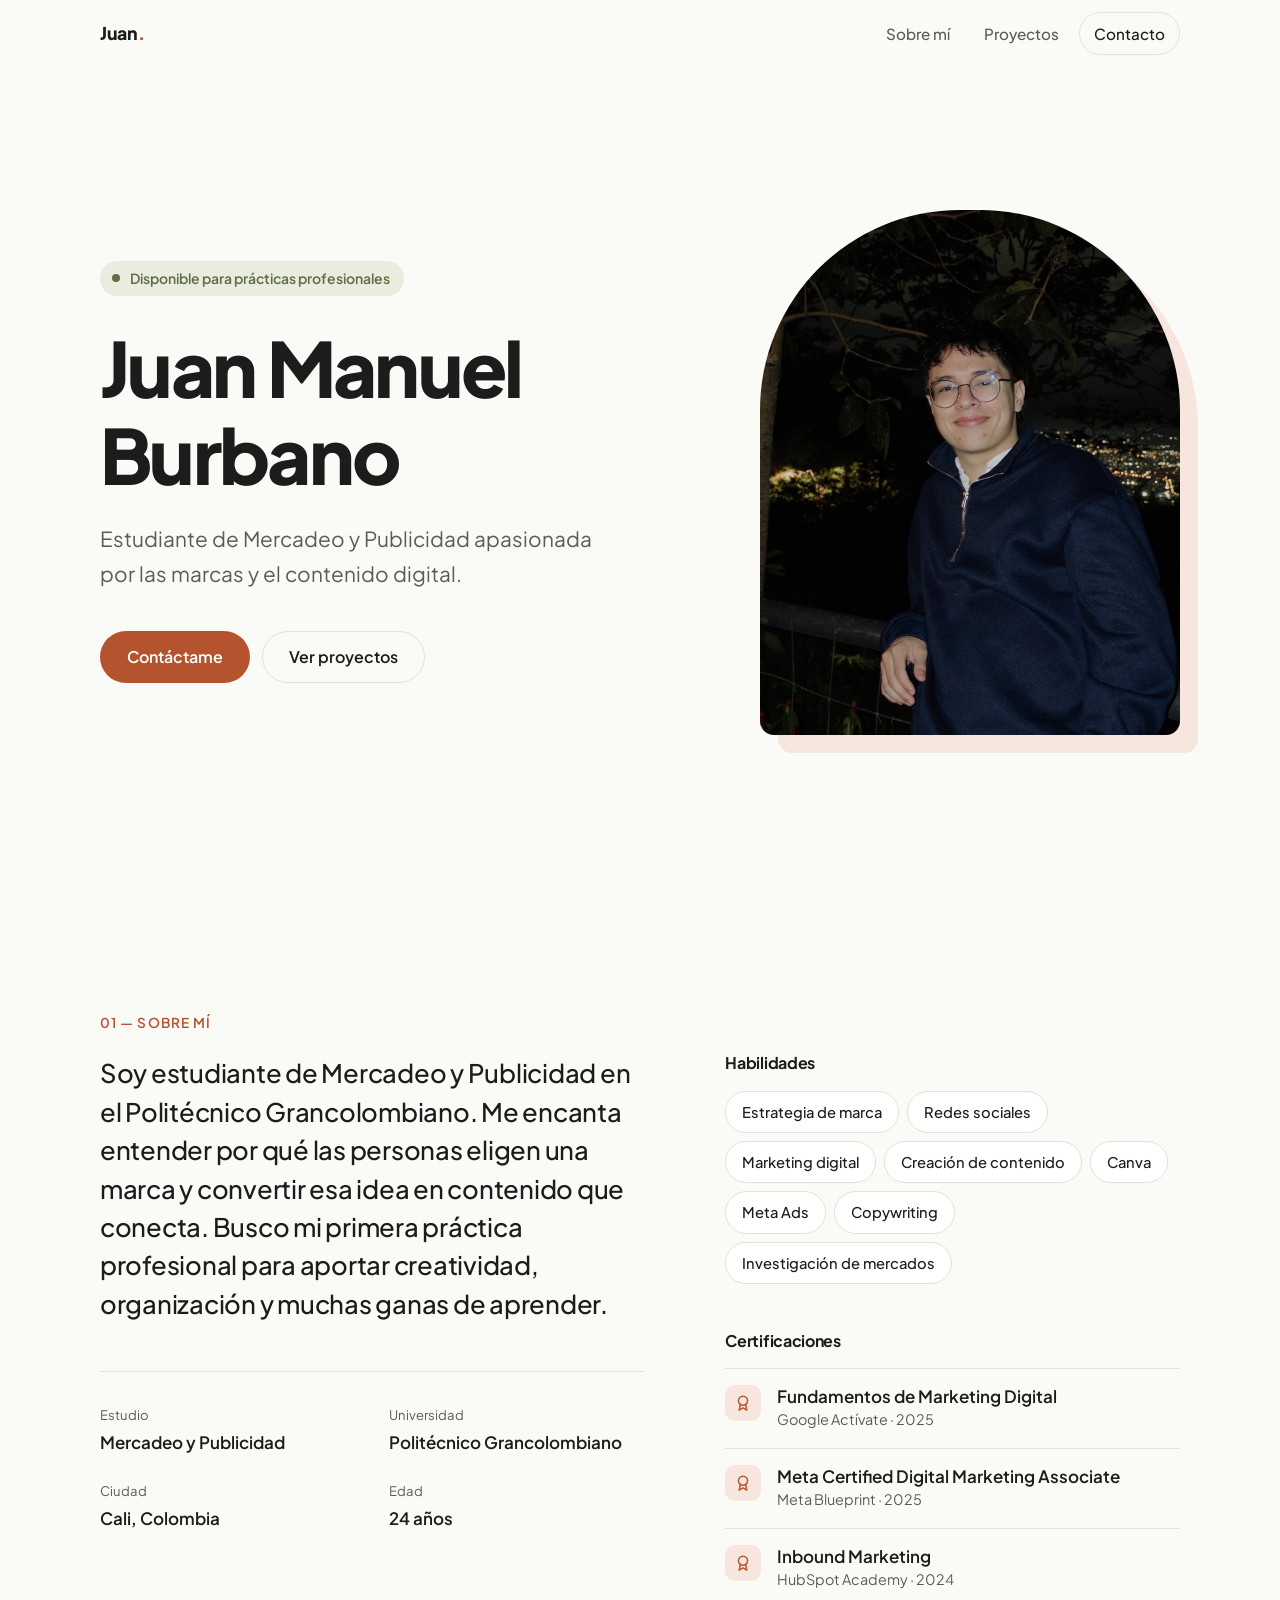
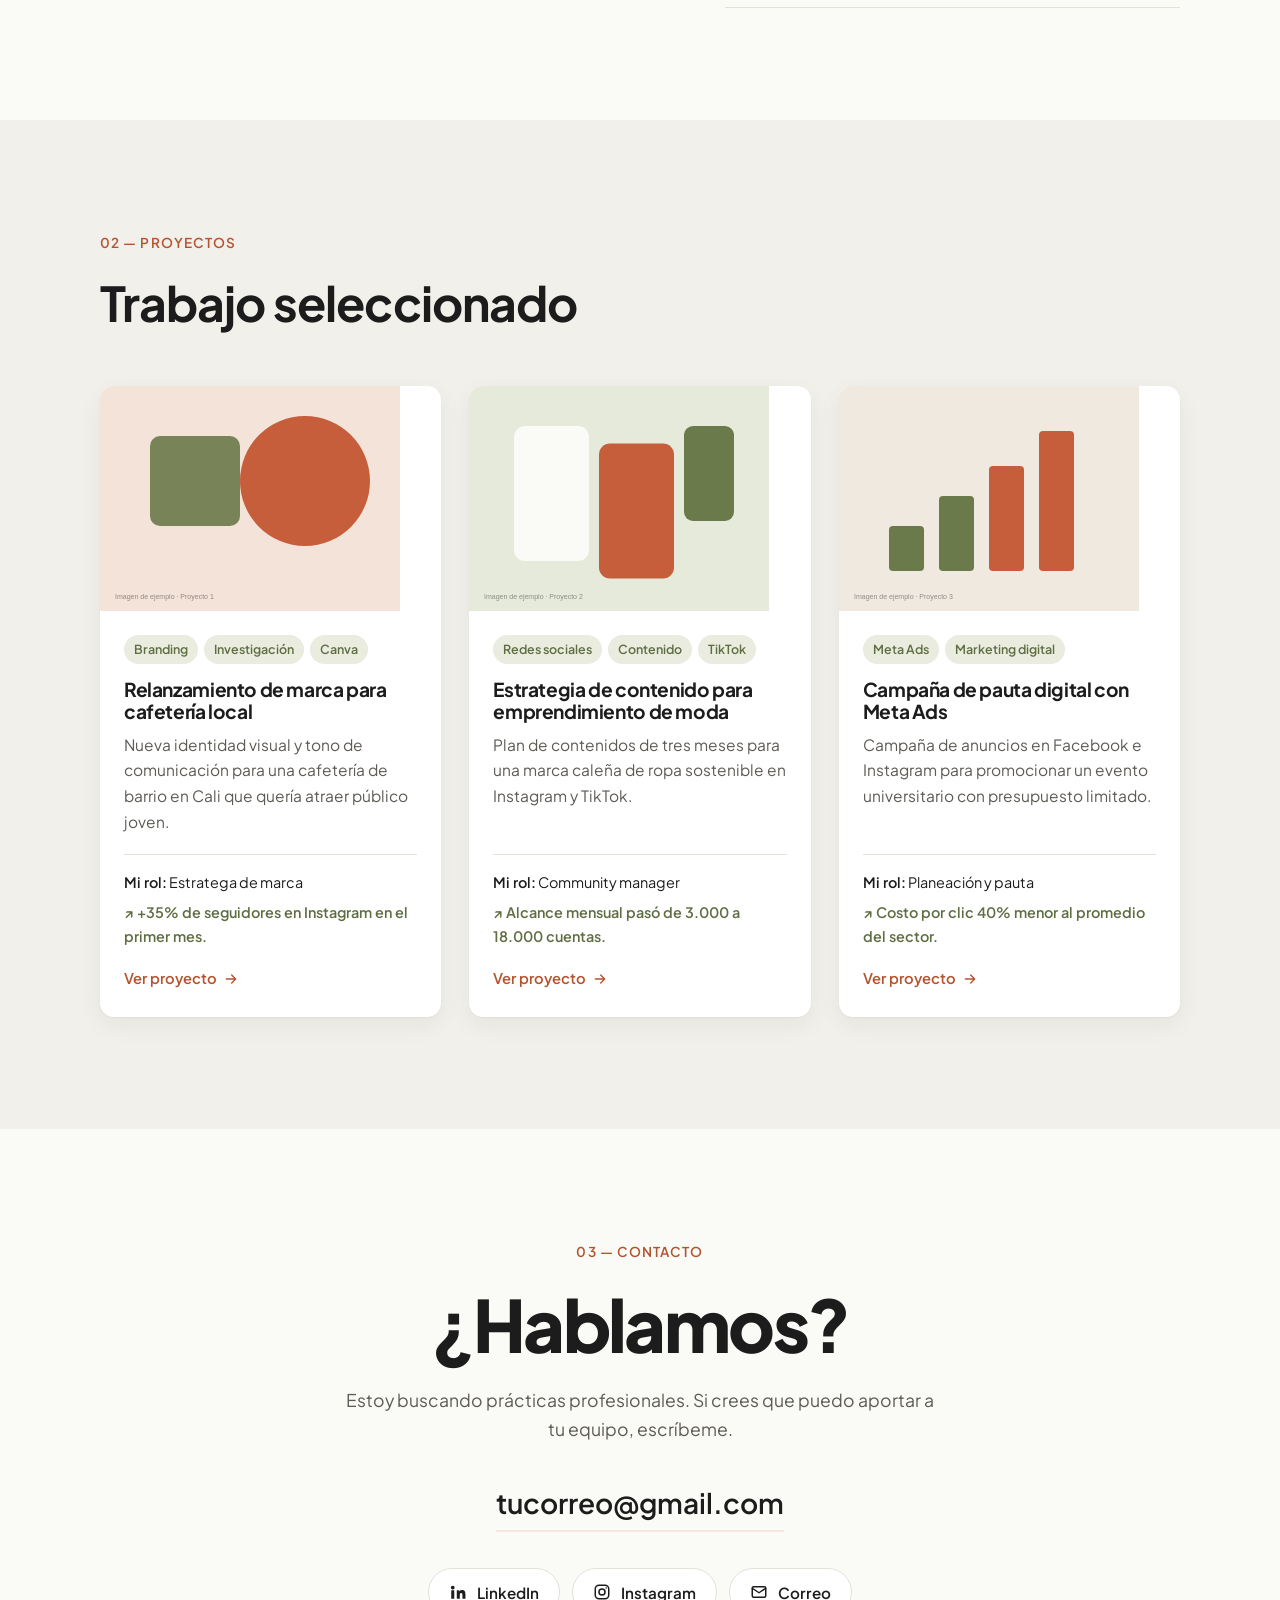
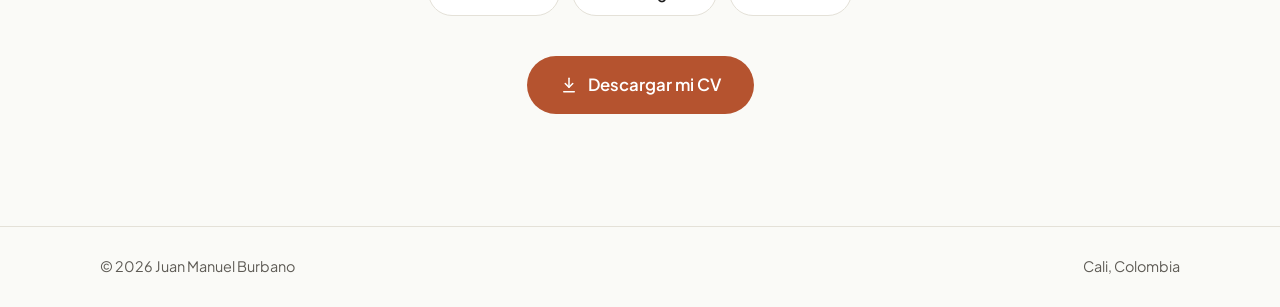
<file: index.html>
<!DOCTYPE html>
<html lang="es">
<head>
  <meta charset="UTF-8">
  <meta name="viewport" content="width=device-width, initial-scale=1.0">
  <!-- Título y descripción que se ven en Google y al compartir el link -->
  <title>Juan Manuel Burbano · Portafolio</title>
  <meta name="description" content="Portafolio de Juan Manuel Burbano, estudiante de Mercadeo y Publicidad en Cali, Colombia. Estrategia de marca, redes sociales y marketing digital.">
  <meta property="og:title" content="Juan Manuel Burbano · Portafolio">
  <meta property="og:description" content="Estrategia de marca, redes sociales y marketing digital. Disponible para prácticas profesionales.">
  <meta property="og:type" content="website">
  <meta name="theme-color" content="#FAFAF7">
  <link rel="icon" href="imagenes/icono.svg" type="image/svg+xml">

  <link rel="preconnect" href="https://fonts.googleapis.com">
  <link rel="preconnect" href="https://fonts.gstatic.com" crossorigin>
  <link href="https://fonts.googleapis.com/css2?family=Plus+Jakarta+Sans:wght@400;500;600;700;800&display=swap" rel="stylesheet">

  <link rel="stylesheet" href="css/estilos.css">
  <script>document.documentElement.classList.add("js");</script>
</head>
<body>

  <a class="saltar" href="#contenido">Saltar al contenido</a>

  <!-- ============ MENÚ ============ -->
  <header class="cabecera" id="cabecera">
    <div class="contenedor cabecera__fila">
      <a href="#inicio" class="logo" data-campo="nombre-corto">Portafolio</a>

      <button class="menu-boton" id="menu-boton" aria-label="Abrir menú" aria-expanded="false" aria-controls="menu">
        <span></span><span></span>
      </button>

      <nav class="menu" id="menu" aria-label="Navegación principal">
        <a href="#sobre-mi">Sobre mí</a>
        <a href="#proyectos">Proyectos</a>
        <a href="#contacto" class="menu__destacado">Contacto</a>
      </nav>
    </div>
  </header>

  <main id="contenido">

    <!-- ============ 1. INICIO ============ -->
    <section class="inicio" id="inicio">
      <div class="contenedor inicio__grid">
        <div class="inicio__texto">
          <p class="estado aparecer"><span class="estado__punto"></span><span data-campo="disponibilidad"></span></p>
          <h1 class="inicio__nombre aparecer" data-campo="nombre"></h1>
          <p class="inicio__frase aparecer" data-campo="frase"></p>
          <div class="inicio__botones aparecer">
            <a href="#contacto" class="boton boton--principal">Contáctame</a>
            <a href="#proyectos" class="boton boton--secundario">Ver proyectos</a>
          </div>
        </div>
        <div class="inicio__foto aparecer">
          <img id="foto" src="" alt="" width="480" height="600">
        </div>
      </div>
    </section>

    <!-- ============ 2. SOBRE MÍ ============ -->
    <section class="seccion" id="sobre-mi">
      <div class="contenedor">
        <p class="seccion__etiqueta aparecer">01 — Sobre mí</p>
        <div class="sobre__grid">
          <div>
            <p class="sobre__parrafo aparecer" data-campo="sobreMi"></p>
            <dl class="datos aparecer" id="datos"></dl>
          </div>
          <div>
            <h2 class="subtitulo aparecer">Habilidades</h2>
            <ul class="habilidades aparecer" id="habilidades"></ul>

            <div id="bloque-certificaciones">
              <h2 class="subtitulo aparecer">Certificaciones</h2>
              <ul class="certificaciones" id="certificaciones"></ul>
            </div>
          </div>
        </div>
      </div>
    </section>

    <!-- ============ 3. PROYECTOS ============ -->
    <section class="seccion seccion--suave" id="proyectos">
      <div class="contenedor">
        <p class="seccion__etiqueta aparecer">02 — Proyectos</p>
        <h2 class="seccion__titulo aparecer">Trabajo seleccionado</h2>
        <div class="proyectos" id="lista-proyectos"></div>
      </div>
    </section>

    <!-- ============ 4. CONTACTO ============ -->
    <section class="seccion" id="contacto">
      <div class="contenedor contacto">
        <p class="seccion__etiqueta aparecer">03 — Contacto</p>
        <h2 class="contacto__titulo aparecer">¿Hablamos?</h2>
        <p class="contacto__texto aparecer">Estoy buscando prácticas profesionales. Si crees que puedo aportar a tu equipo, escríbeme.</p>

        <a class="contacto__correo aparecer" id="enlace-correo" href="#"></a>

        <div class="contacto__redes aparecer" id="redes"></div>

        <a class="boton boton--principal boton--grande aparecer" id="boton-cv" href="#" download>
          <svg width="18" height="18" viewBox="0 0 24 24" fill="none" stroke="currentColor" stroke-width="2" stroke-linecap="round" stroke-linejoin="round" aria-hidden="true"><path d="M12 3v12"/><path d="m7 10 5 5 5-5"/><path d="M5 21h14"/></svg>
          Descargar mi CV
        </a>
      </div>
    </section>

  </main>

  <footer class="pie">
    <div class="contenedor pie__fila">
      <p>© <span id="anio"></span> <span data-campo="nombre"></span></p>
      <p data-campo="ciudad"></p>
    </div>
  </footer>

  <!-- ============ DETALLE DE PROYECTO (ventana emergente) ============ -->
  <dialog class="detalle" id="detalle" aria-labelledby="detalle-titulo">
    <button class="detalle__cerrar" id="detalle-cerrar" aria-label="Cerrar">
      <svg width="20" height="20" viewBox="0 0 24 24" fill="none" stroke="currentColor" stroke-width="2" stroke-linecap="round" aria-hidden="true"><path d="M18 6 6 18M6 6l12 12"/></svg>
    </button>
    <div id="detalle-contenido"></div>
  </dialog>

  <!-- Primero tus datos, luego el código que los muestra -->
  <script src="contenido.js"></script>
  <script src="js/principal.js"></script>
</body>
</html>
</file>
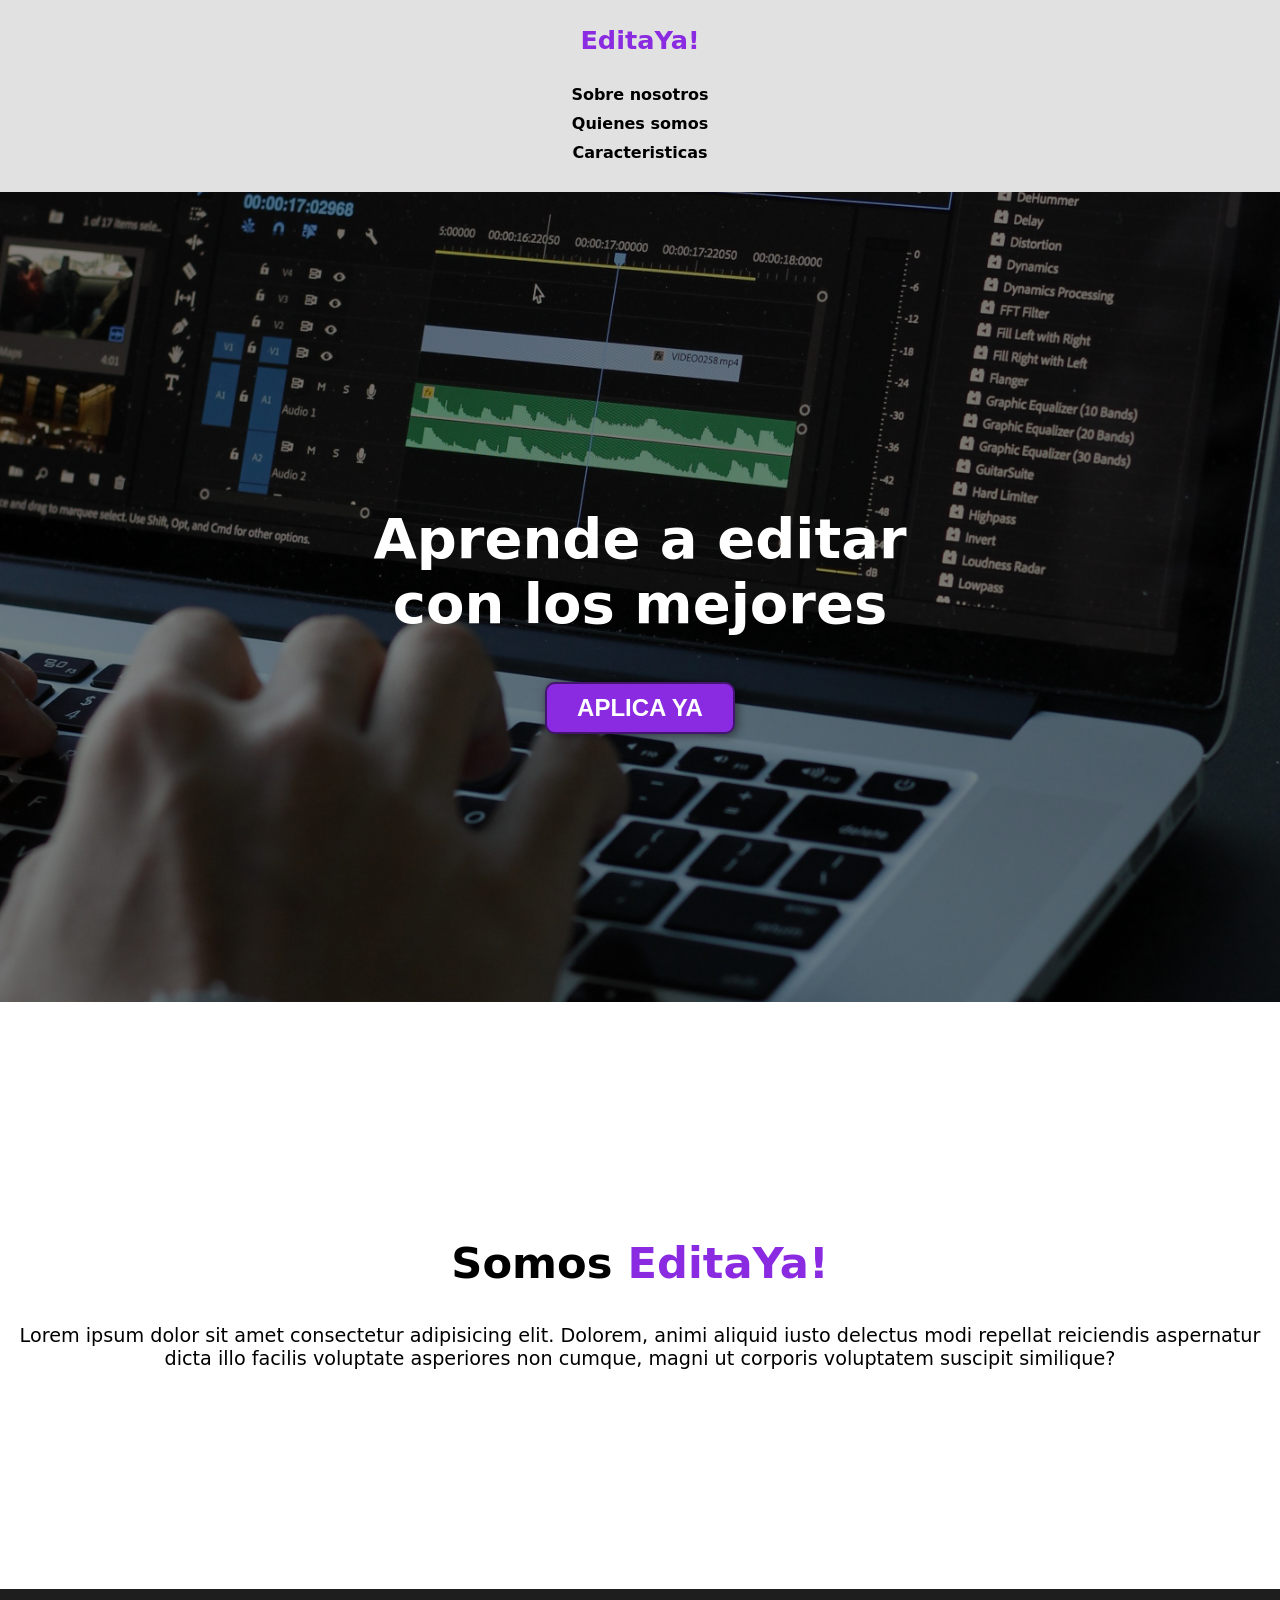
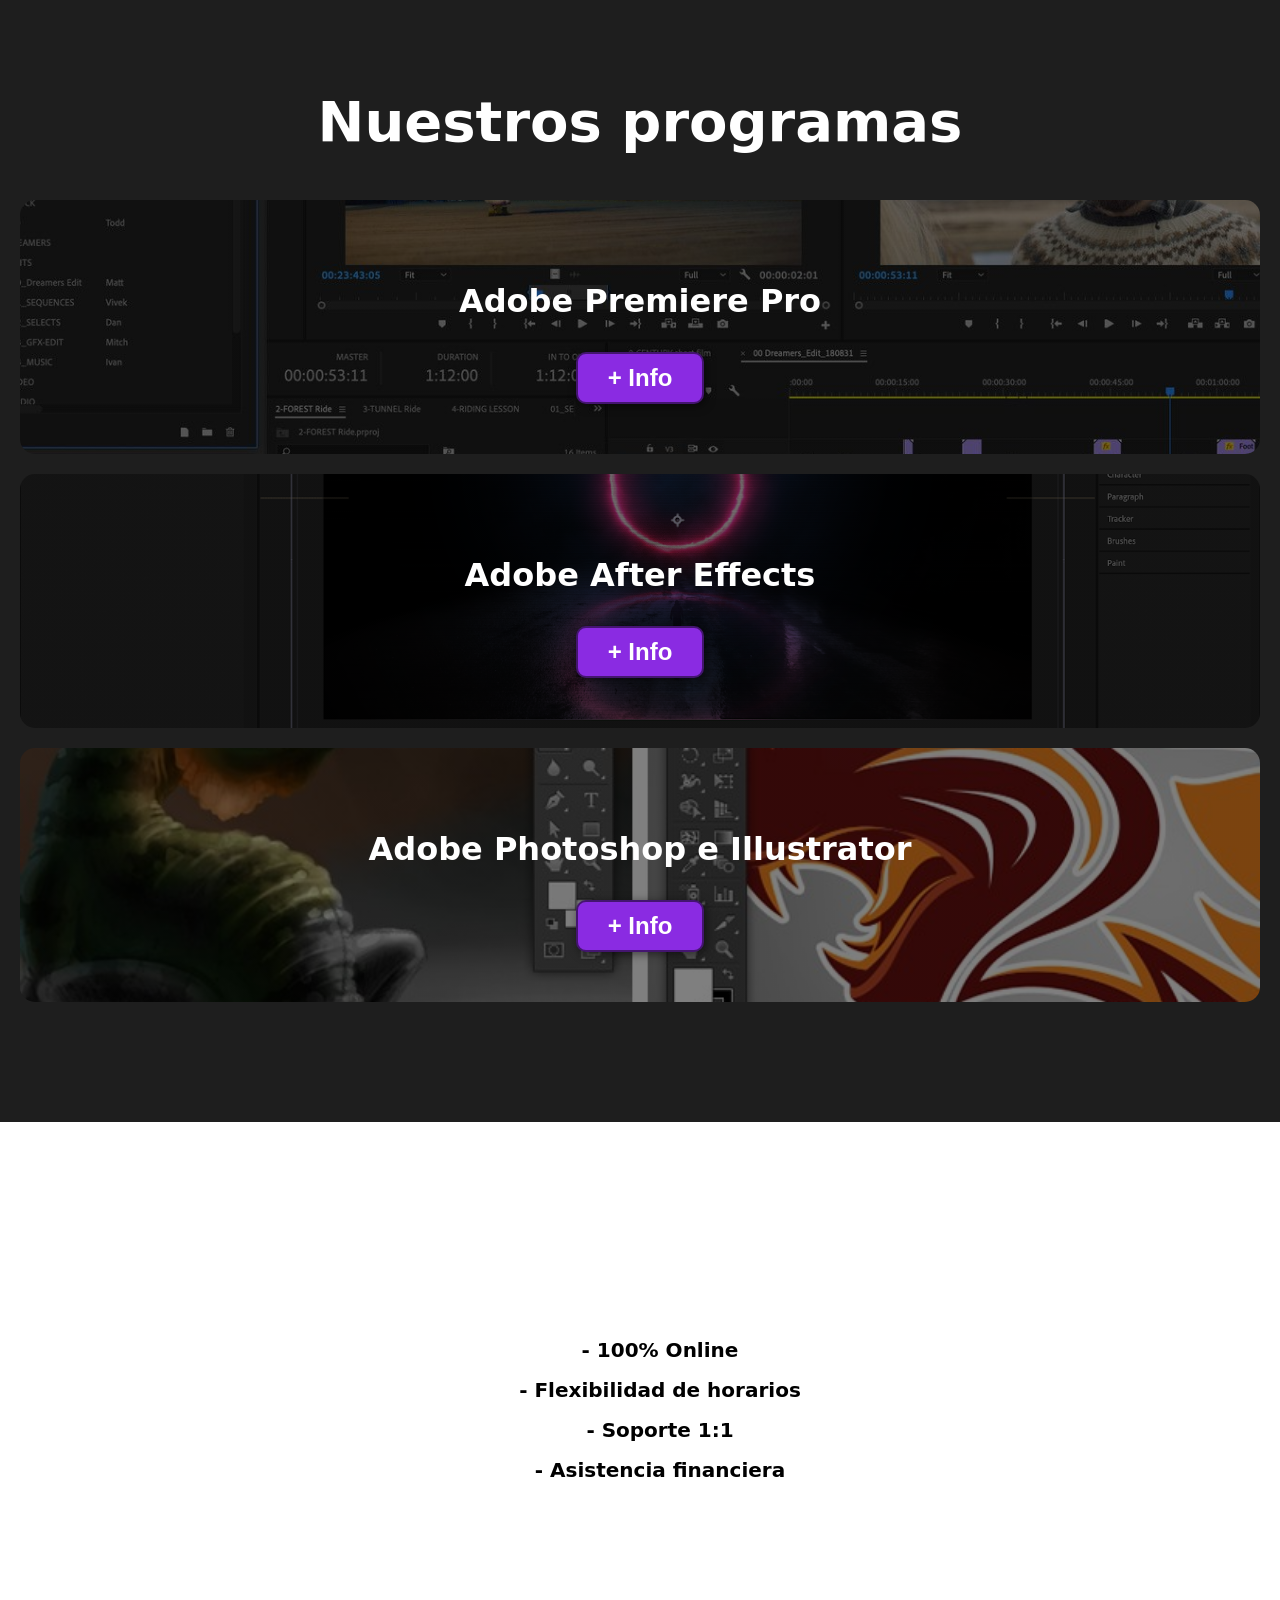
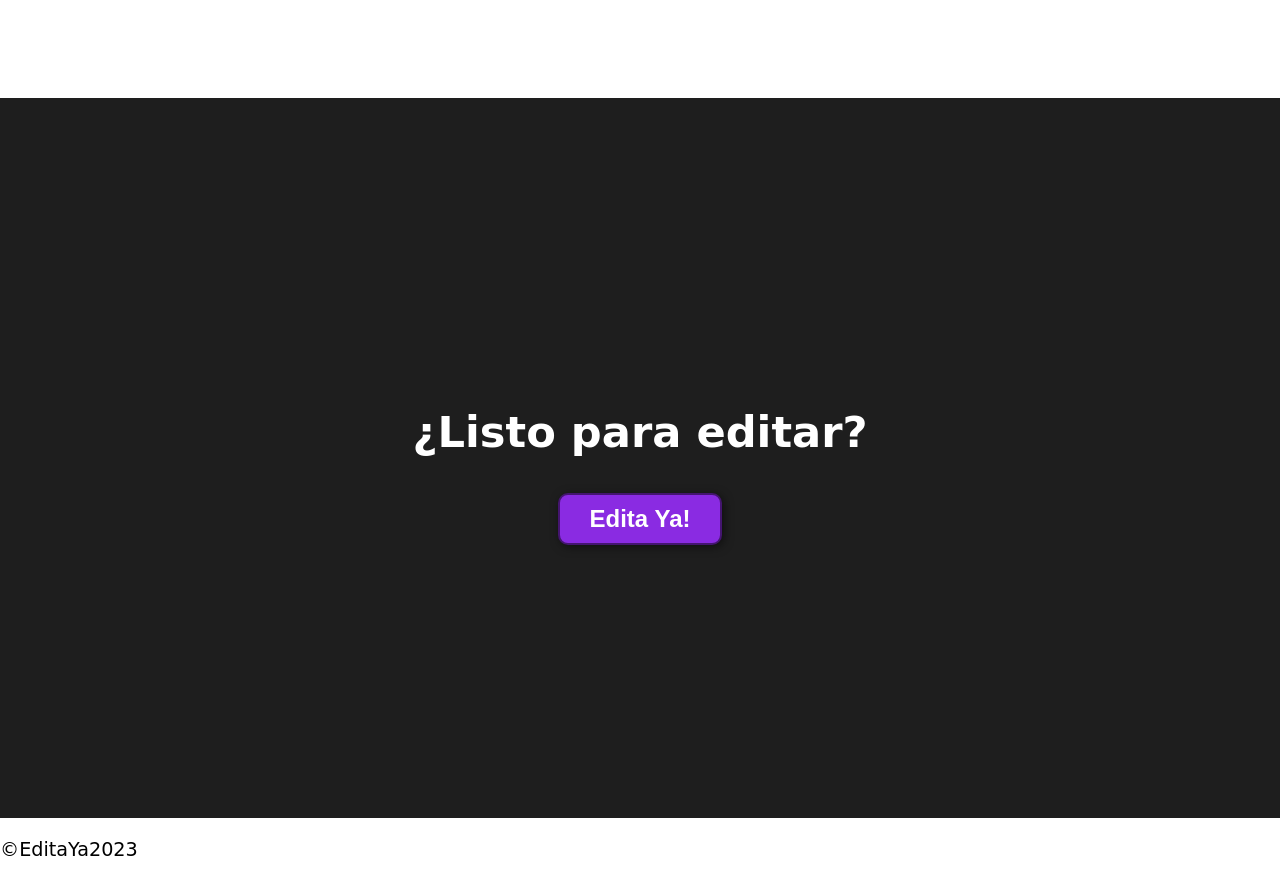
<file: practica-editaya/index.html>
<!DOCTYPE html>
<html lang="en">
    <head>
        <meta charset="UTF-8">
        <meta http-equiv="X-UA-Compatible" content="IE=edge">
        <meta name="viewport" content="width=device-width, initial-scale=1.0">
        <title>Burbanito</title>
        <link rel="stylesheet" href="style.css">
    </head>
    <body>
        <header>
            <div class="container">
                <p class="logo">EditaYa!</p>
                <nav>
                    <a href="#somos-editaya">Sobre nosotros</a>
                    <a href="#nuestros-programas">Quienes somos</a>
                    <a href="#caracteristicas">Caracteristicas</a>
                </nav>
            </div>
        </header>
        <section id="hero">
            <h1>Aprende a editar
                <br>
                con los mejores</h1>
            <button>APLICA YA</button>
        </section>

        <section id="somos-editaya">
            <div class="container">
                <div class="img-container"></div>
                <h2>Somos
                    <span class="color-acento">EditaYa!</span></h2>
                <p>Lorem ipsum dolor sit amet consectetur adipisicing elit. Dolorem, animi
                    aliquid iusto delectus modi repellat reiciendis aspernatur dicta illo facilis
                    voluptate asperiores non cumque, magni ut corporis voluptatem suscipit
                    similique?</p>
            </div>
        </section>

        <section id="nuestros-programas">
            <div class="container">
                <h2>Nuestros programas</h2>
                <div class="programas">

                    <div class="carta">
                        <h3>Adobe Premiere Pro</h3>
                        <p>Lorem ipsum dolor sit amet consectetur, adipisicing elit. Et adipisci
                            repellat quo voluptas maiores repudiandae! Voluptates, placeat reprehenderit?
                            Consequuntur, recusandae?</p>
                        <button>+ Info</button>
                    </div>
                    <div class="carta">
                        <h3>Adobe After Effects</h3>
                        <p>Lorem ipsum dolor sit amet consectetur, adipisicing elit. Et adipisci
                            repellat quo voluptas maiores repudiandae! Voluptates, placeat reprehenderit?
                            Consequuntur, recusandae?</p>
                        <button>+ Info</button>
                    </div>
                    <div class="carta">
                        <h3>Adobe Photoshop e Illustrator</h3>
                        <p>Lorem ipsum dolor sit amet consectetur, adipisicing elit. Et adipisci
                            repellat quo voluptas maiores repudiandae! Voluptates, placeat reprehenderit?
                            Consequuntur, recusandae?</p>
                        <button>+ Info</button>
                    </div>
                </div>
            </div>
        </section>

        <section id="caracteristicas">
            <div class="container">
            <ul>
                <li>- 100% Online</li>
                <li>- Flexibilidad de horarios</li>
                <li>- Soporte 1:1</li>
                <li>- Asistencia financiera</li>
            </ul>
        </div>
        </div>
    </section>

    <section id="final">
        <h2>¿Listo para editar?</h2>
        <button>Edita Ya!</button>
    </section>
    <footer>
        <div class="container">
            <p>&copy;EditaYa2023</p>
        </div>
    </footer>
</body>
</html>
</file>
<file: css/estilos.css>
/* =====================================================================
   ESTILOS DEL PORTAFOLIO
   Para cambiar los colores, edita solo las variables de aquí abajo.
   ===================================================================== */
:root {
  --fondo: #FAFAF7;
  --fondo-suave: #F2F0EA;
  --blanco: #FFFFFF;
  --texto: #1C1C1C;
  --texto-suave: #5E5B55;
  --linea: #E4E1D8;

  --acento: #B5532F;        /* terracota */
  --acento-oscuro: #96421F;
  --acento-claro: #F6E6DE;
  --acento-2: #5F6E42;      /* verde oliva */
  --acento-2-claro: #E9ECDF;

  --fuente: "Plus Jakarta Sans", system-ui, -apple-system, "Segoe UI", Roboto, sans-serif;
  --radio: 14px;
  --sombra: 0 1px 2px rgba(28, 28, 28, .04), 0 8px 24px rgba(28, 28, 28, .06);
  --sombra-alta: 0 2px 4px rgba(28, 28, 28, .05), 0 20px 48px rgba(28, 28, 28, .12);
  --ancho: 1120px;
  --cabecera: 68px;
}

/* ---------- Base ---------- */
*, *::before, *::after { box-sizing: border-box; }

html {
  scroll-behavior: smooth;
  scroll-padding-top: var(--cabecera);
  -webkit-text-size-adjust: 100%;
}

body {
  margin: 0;
  font-family: var(--fuente);
  font-size: 1.0625rem;
  line-height: 1.65;
  color: var(--texto);
  background: var(--fondo);
  -webkit-font-smoothing: antialiased;
}

img { max-width: 100%; height: auto; display: block; }
h1, h2, h3 { line-height: 1.15; letter-spacing: -0.02em; margin: 0; }
p { margin: 0; }
a { color: inherit; }
ul { margin: 0; padding: 0; list-style: none; }

:focus-visible {
  outline: 2px solid var(--acento);
  outline-offset: 3px;
  border-radius: 6px;
}

.contenedor {
  width: 100%;
  max-width: var(--ancho);
  margin: 0 auto;
  padding: 0 20px;
}

.saltar {
  position: absolute;
  left: -999px;
  top: 8px;
  background: var(--texto);
  color: var(--blanco);
  padding: 8px 14px;
  border-radius: 8px;
  z-index: 100;
}
.saltar:focus { left: 8px; }

/* ---------- Botones ---------- */
.boton {
  display: inline-flex;
  align-items: center;
  justify-content: center;
  gap: 10px;
  min-height: 48px;
  padding: 12px 26px;
  border-radius: 999px;
  font-weight: 600;
  font-size: 1rem;
  text-decoration: none;
  border: 1.5px solid transparent;
  cursor: pointer;
  transition: background-color .25s, color .25s, border-color .25s, transform .25s;
}
.boton:active { transform: scale(.98); }

.boton--principal { background: var(--acento); color: var(--blanco); }
.boton--principal:hover { background: var(--acento-oscuro); }

.boton--secundario { border-color: var(--linea); color: var(--texto); background: transparent; }
.boton--secundario:hover { border-color: var(--texto); }

.boton--grande { min-height: 56px; padding: 14px 32px; font-size: 1.05rem; }

/* ---------- Cabecera / menú ---------- */
.cabecera {
  position: sticky;
  top: 0;
  z-index: 50;
  height: var(--cabecera);
  background: rgba(250, 250, 247, .85);
  backdrop-filter: saturate(180%) blur(12px);
  -webkit-backdrop-filter: saturate(180%) blur(12px);
  border-bottom: 1px solid transparent;
  transition: border-color .3s;
}
.cabecera--scroll { border-bottom-color: var(--linea); }

.cabecera__fila {
  height: 100%;
  display: flex;
  align-items: center;
  justify-content: space-between;
}

.logo {
  font-weight: 800;
  font-size: 1.1rem;
  text-decoration: none;
  letter-spacing: -0.02em;
}
.logo::after { content: "."; color: var(--acento); }

.menu { display: flex; align-items: center; gap: 6px; }
.menu a {
  text-decoration: none;
  font-weight: 500;
  font-size: .95rem;
  color: var(--texto-suave);
  padding: 8px 14px;
  border-radius: 999px;
  transition: color .2s, background-color .2s;
}
.menu a:hover { color: var(--texto); }
.menu .menu__destacado { color: var(--texto); border: 1.5px solid var(--linea); }
.menu .menu__destacado:hover { border-color: var(--texto); }

.menu-boton { display: none; }

/* ---------- Inicio ---------- */
.inicio {
  padding: 72px 0 96px;
  min-height: calc(100svh - var(--cabecera));
  display: flex;
  align-items: center;
}

.inicio__grid {
  display: grid;
  grid-template-columns: 1.25fr 1fr;
  gap: 64px;
  align-items: center;
}

.estado {
  display: inline-flex;
  align-items: center;
  gap: 10px;
  font-size: .875rem;
  font-weight: 600;
  color: var(--acento-2);
  background: var(--acento-2-claro);
  padding: 6px 14px 6px 12px;
  border-radius: 999px;
  margin-bottom: 28px;
}
.estado__punto {
  width: 8px; height: 8px;
  border-radius: 50%;
  background: var(--acento-2);
  box-shadow: 0 0 0 0 rgba(95, 110, 66, .5);
  animation: pulso 2.4s infinite;
}
@keyframes pulso {
  0%   { box-shadow: 0 0 0 0 rgba(95, 110, 66, .45); }
  70%  { box-shadow: 0 0 0 8px rgba(95, 110, 66, 0); }
  100% { box-shadow: 0 0 0 0 rgba(95, 110, 66, 0); }
}

.inicio__nombre {
  font-size: clamp(2.6rem, 6.5vw, 4.75rem);
  font-weight: 800;
  letter-spacing: -0.035em;
  margin-bottom: 24px;
  text-wrap: balance;
}

.inicio__frase {
  font-size: clamp(1.1rem, 2vw, 1.3rem);
  color: var(--texto-suave);
  max-width: 34ch;
  margin-bottom: 40px;
  text-wrap: pretty;
}

.inicio__botones { display: flex; flex-wrap: wrap; gap: 12px; }

.inicio__foto { position: relative; justify-self: end; width: 100%; max-width: 420px; }
.inicio__foto::before {
  content: "";
  position: absolute;
  inset: 18px -18px -18px 18px;
  border-radius: 200px 200px var(--radio) var(--radio);
  background: var(--acento-claro);
  z-index: -1;
}
.inicio__foto img {
  width: 100%;
  aspect-ratio: 4 / 5;
  object-fit: cover;
  border-radius: 200px 200px var(--radio) var(--radio);
  background: var(--fondo-suave);
}

/* ---------- Secciones ---------- */
.seccion { padding: 112px 0; }
.seccion--suave { background: var(--fondo-suave); }

.seccion__etiqueta {
  font-size: .85rem;
  font-weight: 600;
  letter-spacing: .08em;
  text-transform: uppercase;
  color: var(--acento);
  margin-bottom: 20px;
}

.seccion__titulo {
  font-size: clamp(2rem, 4.5vw, 3rem);
  font-weight: 700;
  margin-bottom: 56px;
}

.subtitulo {
  font-size: 1rem;
  font-weight: 700;
  margin-bottom: 18px;
}

/* ---------- Sobre mí ---------- */
.sobre__grid {
  display: grid;
  grid-template-columns: 1.2fr 1fr;
  gap: 80px;
}

.sobre__parrafo {
  font-size: clamp(1.25rem, 2.4vw, 1.6rem);
  line-height: 1.5;
  font-weight: 500;
  letter-spacing: -0.01em;
  margin-bottom: 48px;
  text-wrap: pretty;
}

.datos {
  display: grid;
  grid-template-columns: repeat(2, 1fr);
  gap: 24px 32px;
  margin: 0;
  padding-top: 32px;
  border-top: 1px solid var(--linea);
}
.datos dt { font-size: .82rem; color: var(--texto-suave); margin-bottom: 2px; }
.datos dd { margin: 0; font-weight: 600; }

.habilidades { display: flex; flex-wrap: wrap; gap: 8px; margin-bottom: 48px; }
.habilidades li {
  font-size: .92rem;
  font-weight: 500;
  padding: 8px 16px;
  border: 1.5px solid var(--linea);
  border-radius: 999px;
  background: var(--blanco);
}

.certificaciones li {
  display: flex;
  gap: 16px;
  align-items: flex-start;
  padding: 16px 0;
  border-top: 1px solid var(--linea);
}
.certificaciones li:last-child { border-bottom: 1px solid var(--linea); }
.cert__icono {
  flex: none;
  width: 36px; height: 36px;
  display: grid;
  place-items: center;
  border-radius: 10px;
  background: var(--acento-claro);
  color: var(--acento);
}
.cert__nombre { font-weight: 600; line-height: 1.35; }
.cert__entidad { font-size: .9rem; color: var(--texto-suave); }

/* ---------- Proyectos ---------- */
.proyectos {
  display: grid;
  grid-template-columns: repeat(auto-fill, minmax(min(100%, 320px), 1fr));
  gap: 28px;
}

.tarjeta {
  display: flex;
  flex-direction: column;
  text-align: left;
  font: inherit;
  color: inherit;
  width: 100%;
  padding: 0;
  border: 0;
  background: var(--blanco);
  border-radius: var(--radio);
  overflow: hidden;
  box-shadow: var(--sombra);
  cursor: pointer;
  transition: transform .35s cubic-bezier(.2,.7,.2,1), box-shadow .35s;
}
.tarjeta:hover { transform: translateY(-4px); box-shadow: var(--sombra-alta); }

.tarjeta__imagen { overflow: hidden; aspect-ratio: 4 / 3; background: var(--fondo-suave); }
.tarjeta__imagen img {
  width: 100%; height: 100%;
  object-fit: cover;
  transition: transform .6s cubic-bezier(.2,.7,.2,1);
}
.tarjeta:hover .tarjeta__imagen img { transform: scale(1.04); }

.tarjeta__cuerpo { padding: 24px 24px 26px; display: flex; flex-direction: column; flex: 1; }
.tarjeta__titulo { font-size: 1.2rem; font-weight: 700; margin: 14px 0 10px; }
.tarjeta__resumen { color: var(--texto-suave); font-size: .97rem; margin-bottom: 20px; }

.tarjeta__meta {
  font-size: .9rem;
  display: grid;
  gap: 6px;
  padding-top: 16px;
  border-top: 1px solid var(--linea);
  margin-top: auto;
}
.tarjeta__meta strong { font-weight: 600; }
.tarjeta__resultado { color: var(--acento-2); font-weight: 600; }

.tarjeta__mas {
  margin-top: 18px;
  font-weight: 600;
  font-size: .92rem;
  color: var(--acento);
  display: inline-flex;
  align-items: center;
  gap: 6px;
}
.tarjeta__mas svg { transition: transform .25s; }
.tarjeta:hover .tarjeta__mas svg { transform: translateX(4px); }

.etiquetas { display: flex; flex-wrap: wrap; gap: 6px; }
.etiqueta {
  font-size: .78rem;
  font-weight: 600;
  padding: 4px 10px;
  border-radius: 999px;
  color: var(--acento-2);
  background: var(--acento-2-claro);
}

/* ---------- Detalle (ventana emergente) ---------- */
.detalle {
  width: min(760px, calc(100% - 32px));
  max-height: calc(100dvh - 48px);
  padding: 0;
  border: 0;
  border-radius: 20px;
  background: var(--blanco);
  color: var(--texto);
  box-shadow: var(--sombra-alta);
  overflow-y: auto;
  overscroll-behavior: contain;
}
.detalle::backdrop {
  background: rgba(28, 28, 28, .45);
  backdrop-filter: blur(4px);
  -webkit-backdrop-filter: blur(4px);
}
.detalle[open] { animation: entrar .35s cubic-bezier(.2,.7,.2,1); }
.detalle[open]::backdrop { animation: fundido .35s ease; }
@keyframes entrar { from { opacity: 0; transform: translateY(16px) scale(.98); } to { opacity: 1; transform: none; } }
@keyframes fundido { from { opacity: 0; } to { opacity: 1; } }

.detalle__cerrar {
  position: sticky;
  top: 14px;
  float: right;
  margin: 14px 14px -58px 0;
  z-index: 2;
  width: 44px; height: 44px;
  display: grid;
  place-items: center;
  border: 0;
  border-radius: 50%;
  background: rgba(255, 255, 255, .92);
  color: var(--texto);
  box-shadow: var(--sombra);
  cursor: pointer;
}
.detalle__cerrar:hover { background: var(--blanco); }

.detalle__imagen { width: 100%; aspect-ratio: 16 / 9; object-fit: cover; background: var(--fondo-suave); }
.detalle__cuerpo { padding: 32px 36px 40px; }
.detalle__fecha { font-size: .88rem; color: var(--texto-suave); margin: 16px 0 6px; }
.detalle__titulo { font-size: clamp(1.5rem, 3.5vw, 2rem); font-weight: 700; margin-bottom: 16px; }
.detalle__resumen { color: var(--texto-suave); font-size: 1.05rem; margin-bottom: 32px; }

.detalle__columnas { display: grid; grid-template-columns: 1fr 1fr; gap: 32px; }
.detalle h3 {
  font-size: .82rem;
  text-transform: uppercase;
  letter-spacing: .08em;
  color: var(--acento);
  margin-bottom: 12px;
}
.detalle__rol { font-weight: 600; margin-bottom: 14px; }

.lista-puntos li { position: relative; padding-left: 20px; margin-bottom: 10px; font-size: .97rem; }
.lista-puntos li::before {
  content: "";
  position: absolute;
  left: 2px; top: .65em;
  width: 6px; height: 6px;
  border-radius: 50%;
  background: var(--acento);
}

.resultados li {
  background: var(--acento-2-claro);
  color: var(--acento-2);
  font-weight: 600;
  padding: 12px 16px;
  border-radius: 10px;
  margin-bottom: 10px;
  font-size: .97rem;
}

.detalle__enlace { margin-top: 32px; }

/* ---------- Contacto ---------- */
.contacto { text-align: center; display: flex; flex-direction: column; align-items: center; }
.contacto__titulo { font-size: clamp(2.6rem, 7vw, 4.5rem); font-weight: 800; letter-spacing: -0.035em; margin-bottom: 20px; }
.contacto__texto { color: var(--texto-suave); max-width: 46ch; margin-bottom: 36px; font-size: 1.1rem; }

.contacto__correo {
  font-size: clamp(1.15rem, 3.4vw, 1.75rem);
  font-weight: 600;
  text-decoration: none;
  border-bottom: 2px solid var(--acento-claro);
  padding-bottom: 4px;
  margin-bottom: 36px;
  word-break: break-all;
  transition: border-color .25s, color .25s;
}
.contacto__correo:hover { border-color: var(--acento); color: var(--acento); }

.contacto__redes { display: flex; gap: 12px; flex-wrap: wrap; justify-content: center; margin-bottom: 40px; }
.red {
  display: inline-flex;
  align-items: center;
  gap: 10px;
  min-height: 48px;
  padding: 10px 20px;
  border: 1.5px solid var(--linea);
  border-radius: 999px;
  text-decoration: none;
  font-weight: 600;
  font-size: .95rem;
  background: var(--blanco);
  transition: border-color .25s, color .25s;
}
.red:hover { border-color: var(--acento); color: var(--acento); }

/* ---------- Pie ---------- */
.pie { border-top: 1px solid var(--linea); padding: 28px 0; font-size: .9rem; color: var(--texto-suave); }
.pie__fila { display: flex; justify-content: space-between; gap: 12px; flex-wrap: wrap; }

/* ---------- Aviso de error en contenido.js ---------- */
.aviso-error {
  max-width: 640px;
  margin: 40px auto;
  padding: 24px;
  border-radius: var(--radio);
  background: #FFF4EF;
  border: 1.5px solid var(--acento);
  font-size: 1rem;
}
.aviso-error strong { color: var(--acento); }

/* ---------- Animaciones al hacer scroll ---------- */
.js .aparecer {
  opacity: 0;
  transform: translateY(18px);
  transition: opacity .8s cubic-bezier(.2,.7,.2,1), transform .8s cubic-bezier(.2,.7,.2,1);
  transition-delay: var(--retraso, 0s);
}
.js .aparecer.visible { opacity: 1; transform: none; }

@media (prefers-reduced-motion: reduce) {
  html { scroll-behavior: auto; }
  *, *::before, *::after { animation: none !important; transition: none !important; }
  .js .aparecer { opacity: 1; transform: none; }
}

/* ---------- Tablet ---------- */
@media (max-width: 900px) {
  .sobre__grid { grid-template-columns: 1fr; gap: 56px; }
  .inicio__grid { gap: 48px; }
}

/* ---------- Celular ---------- */
@media (max-width: 720px) {
  :root { --cabecera: 60px; }
  body { font-size: 1rem; }
  .contenedor { padding: 0 16px; }

  .menu-boton {
    display: grid;
    place-items: center;
    gap: 6px;
    align-content: center;
    width: 44px; height: 44px;
    margin-right: -8px;
    border: 0;
    background: transparent;
    cursor: pointer;
  }
  .menu-boton span {
    display: block;
    width: 22px; height: 2px;
    background: var(--texto);
    border-radius: 2px;
    transition: transform .3s;
  }
  .menu-boton[aria-expanded="true"] span:first-child { transform: translateY(4px) rotate(45deg); }
  .menu-boton[aria-expanded="true"] span:last-child { transform: translateY(-4px) rotate(-45deg); }

  .menu {
    position: absolute;
    top: var(--cabecera);
    left: 0; right: 0;
    flex-direction: column;
    align-items: stretch;
    gap: 0;
    padding: 8px 16px 20px;
    background: var(--fondo);
    border-bottom: 1px solid var(--linea);
    box-shadow: 0 16px 24px rgba(28, 28, 28, .06);
    opacity: 0;
    visibility: hidden;
    transform: translateY(-8px);
    transition: opacity .25s, transform .25s, visibility .25s;
  }
  .menu--abierto { opacity: 1; visibility: visible; transform: none; }
  .menu a { padding: 14px 4px; font-size: 1.05rem; border-radius: 0; color: var(--texto); border-bottom: 1px solid var(--linea); }
  .menu .menu__destacado { border: 0; color: var(--acento); }

  .inicio { padding: 32px 0 72px; min-height: 0; }
  .inicio__grid { grid-template-columns: 1fr; gap: 40px; }
  .inicio__foto { order: -1; justify-self: start; max-width: 168px; }
  .inicio__foto::before { inset: 10px -10px -10px 10px; }
  .estado { margin-bottom: 20px; }
  .inicio__frase { margin-bottom: 32px; }
  .inicio__botones .boton { flex: 1 1 auto; }

  .seccion { padding: 80px 0; }
  .seccion__titulo { margin-bottom: 36px; }
  .sobre__parrafo { margin-bottom: 36px; }
  .datos { gap: 20px; }

  .proyectos { gap: 20px; }
  .tarjeta:hover { transform: none; }

  .detalle {
    width: 100%;
    max-width: 100%;
    max-height: 92dvh;
    margin: auto 0 0;
    border-radius: 20px 20px 0 0;
  }
  .detalle[open] { animation-name: subir; }
  @keyframes subir { from { transform: translateY(40px); opacity: 0; } to { transform: none; opacity: 1; } }
  .detalle__cuerpo { padding: 24px 20px 36px; }
  .detalle__columnas { grid-template-columns: 1fr; gap: 28px; }

  .contacto__redes { width: 100%; }
  .red { flex: 1 1 140px; justify-content: center; }
  .boton--grande { width: 100%; }

  .pie__fila { flex-direction: column; text-align: center; gap: 4px; }
}
</file>
<file: practica-editaya/style.css>
* {
    box-sizing: border-box;
}

html {
    scroll-behavior: smooth;
}

body {
    font-family: system-ui, -apple-system, BlinkMacSystemFont, 'Segoe UI', Roboto, Oxygen, Ubuntu, Cantarell, 'Open Sans', 'Helvetica Neue', sans-serif;
    margin: 0;
}

h1 {
    font-size: 3.5em;
}
h2 {
    font-size: 2.7em;
}
h3 {
    font-size: 2em;
}
p {
    font-size: 1.2em;
}
ul {
    list-style: none;
}
li {
    font-size: 1.25em;
}

button {
    font-size: 1.5em;
    font-weight: bold;
    padding: 10px 30px;
    border-radius: 10px;
    border: 2px solid rgba(0,0,0,0.5);
    box-shadow: 2px 2px 10px rgba(0,0,0,0.5);
    color: white;
    background-color: blueviolet;
}

button:hover {
    background-color: rgb(101,33,165);
}

.container {
    max-width: 1400px;
    margin: auto;
}

.color-acento {
    color: blueviolet;
}

header {
    background-color: rgb(225,225,225);
}

header .logo {
    margin: 0;
    padding: 25px 30px;
    font-weight: bold;
    color: blueviolet;
    font-size: 1.6em;
}

header .container {
    display: flex;
    flex-direction: column;
    align-items: center;
}

header nav {
    display: flex;
    flex-direction: column;
    text-align: center;
    padding-bottom: 25px;
}

header a {
    padding: 5px 12px;
    text-decoration: none;
    font-weight: bold;
    color: black;
}

header a:hover {
    color: blueviolet;
}

#hero {
    display: flex;
    align-items: center;
    justify-content: center;
    text-align: center;
    flex-direction: column;
    height: 90vh;
    color: white;
    background-image: linear-gradient(0deg, rgba(0,0,0,0.5), rgba(0,0,0,0.5)) ,url(media/back\ hero.jpg);
    background-repeat: no-repeat;
    background-size: cover;
    background-position: center center;

}

#hero h1 {
    color: white;
}

#somos-editaya .container {
    text-align: center;
    padding: 200px 12px;
}

#nuestros-programas {
    background-color: rgb(30,30,30);
    color: white;
    text-align: center;
}

#nuestros-programas .container {
    padding: 100px 0;
}

#nuestros-programas h2 {
    margin-top: 0;
    font-size: 3.5em;
}

#nuestros-programas p {
    display: none;
}

#nuestros-programas .carta {
    background-position: center center;
    background-size: cover;
    padding: 50px;
    margin: 20px;
    border-radius: 15px;
}

.carta:first-child {
    background-image: linear-gradient(0deg, rgba(0,0,0,0.5), rgba(0,0,0,0.5)) ,url(media/Premiere\ pro.jpg);

}
.carta:nth-child(2) {
    background-image: linear-gradient(0deg, rgba(0,0,0,0.5), rgba(0,0,0,0.5)) ,url(media/After\ effects.png);
}

.carta:nth-child(3) {
    background-image: linear-gradient(0deg, rgba(0,0,0,0.5), rgba(0,0,0,0.5)) ,url(media/illustrator.jpg);
}

#caracteristicas .container {
    text-align: center;
    padding: 200px 12px;
}

#caracteristicas li {
    margin: 16px 0;
    font-weight: bold;
}

#final {
    display: flex;
    flex-direction: column;
    justify-content: center;
    align-items: center;
    background-color: rgb(30,30,30);
    text-align: center;
    color: white;
    height: 80vh;

}
</file>
